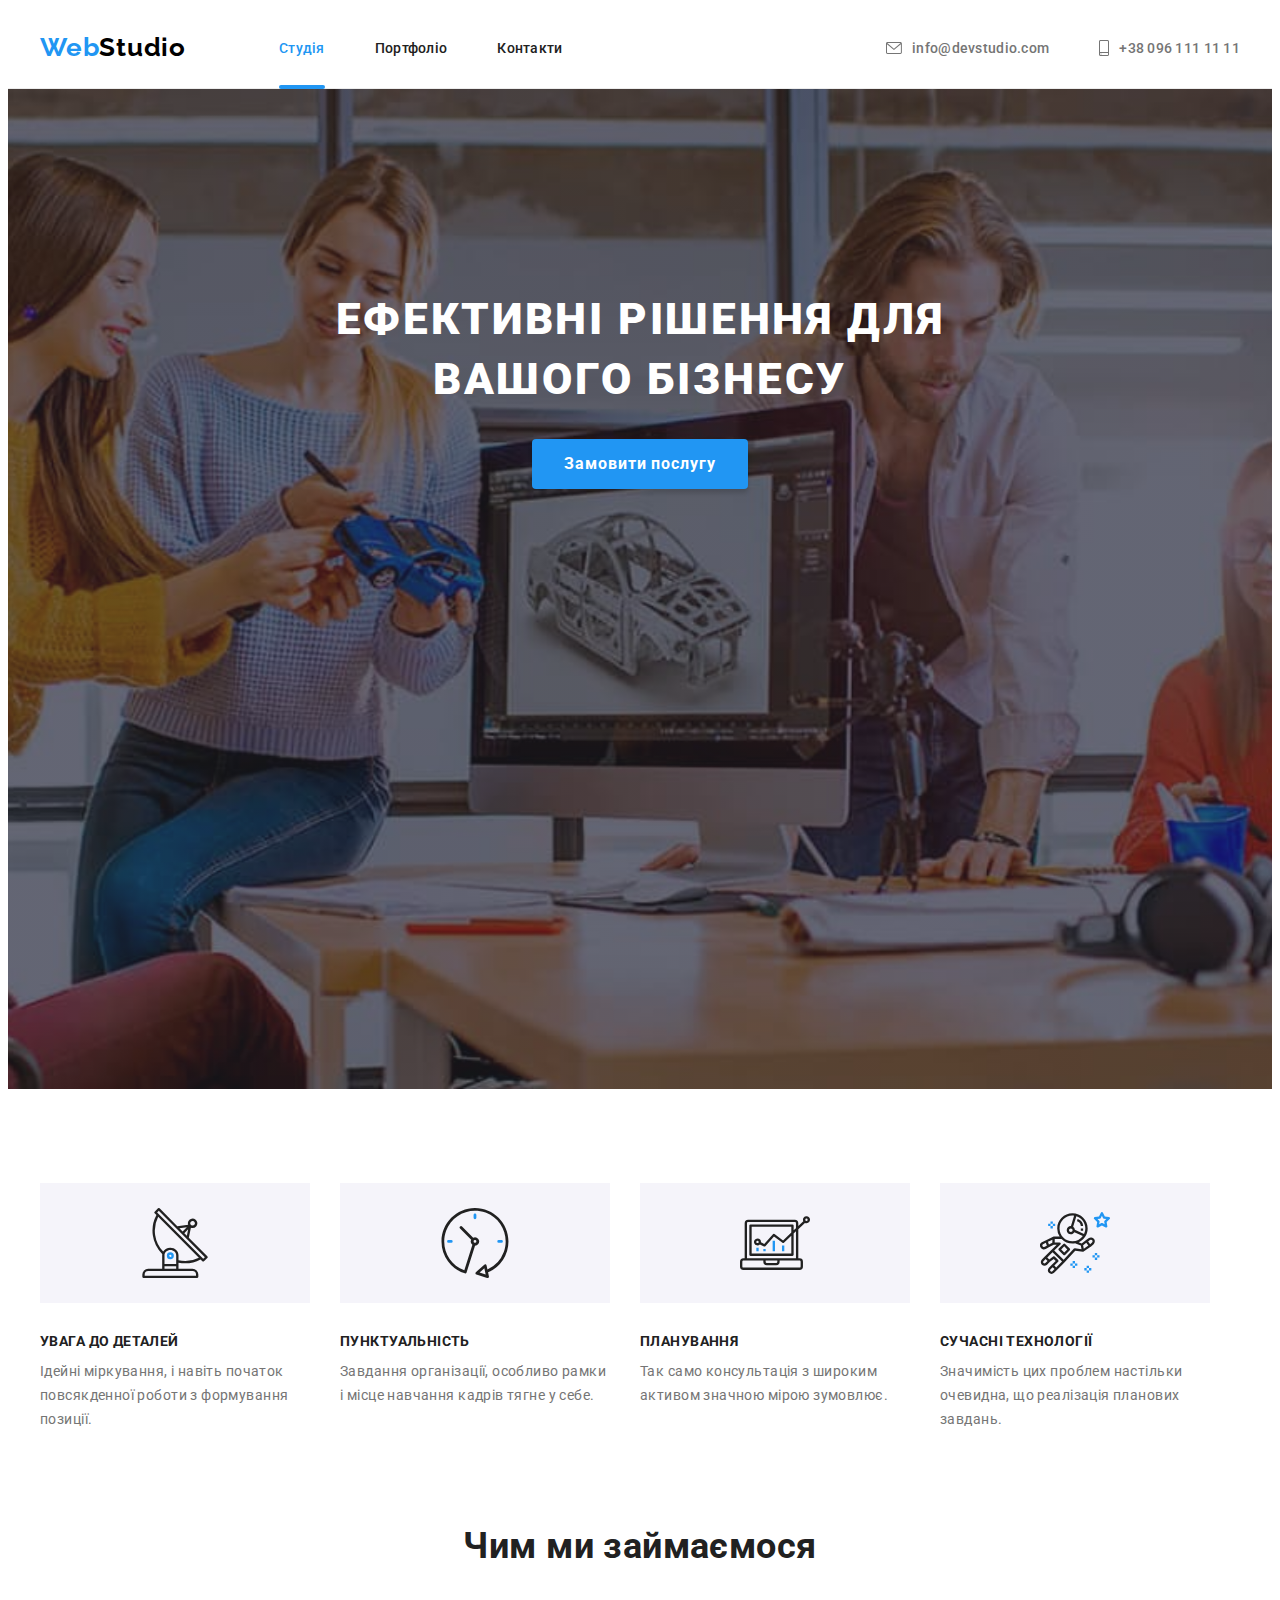
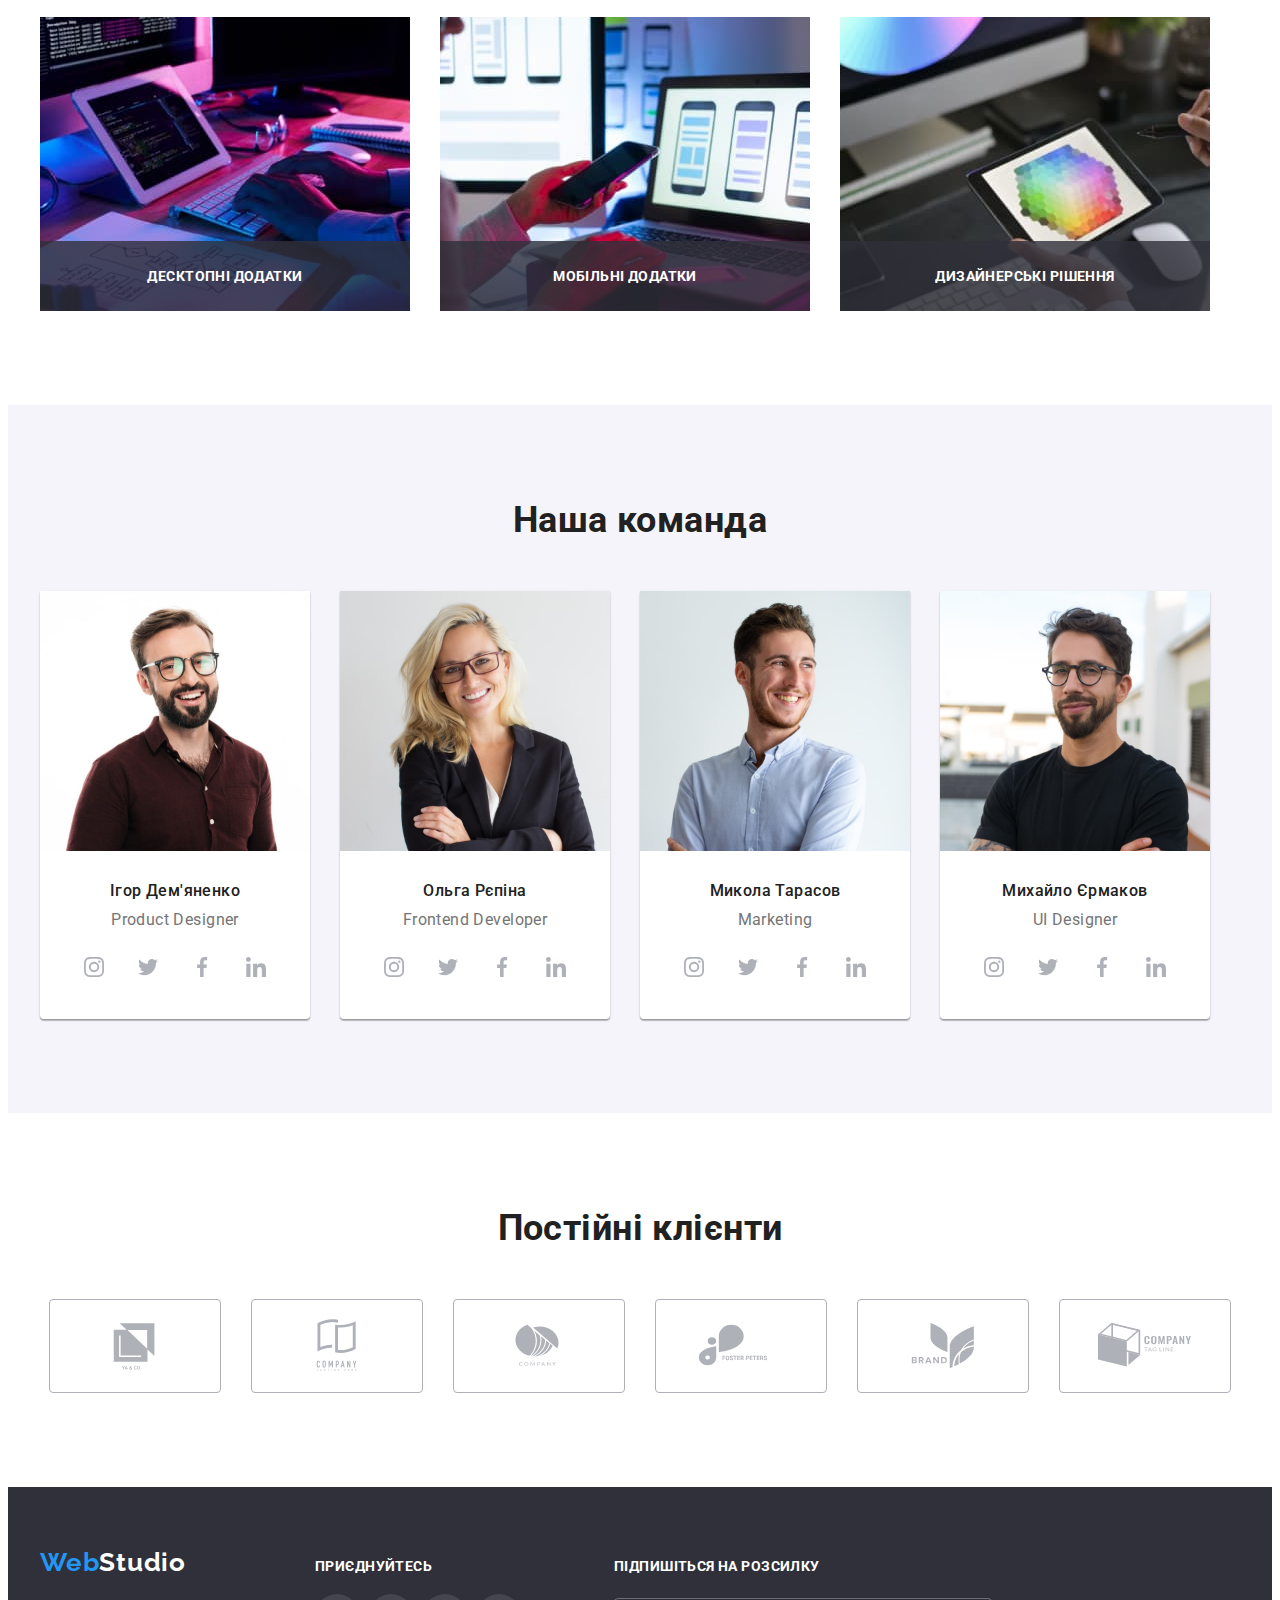
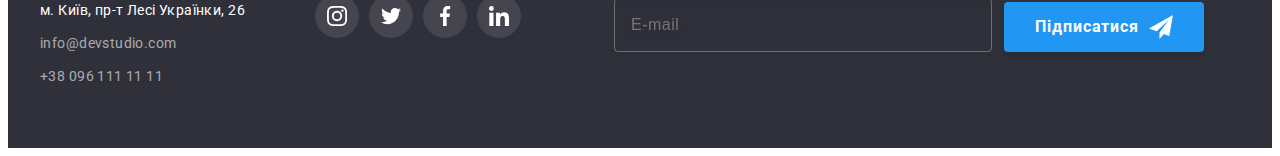
<file: index.html>
<!DOCTYPE html>
<html lang="uk">
  <head>
    <meta charset="UTF-8" />
    <meta http-equiv="X-UA-Compatible" content="IE=edge" />
    <meta name="viewport" content="width=device-width, initial-scale=1.0" />
    <title>Web Studio</title>
    <!-- FONTS -->
    <link rel="preconnect" href="https://fonts.googleapis.com" />
    <link rel="preconnect" href="https://fonts.gstatic.com" crossorigin />
    <link
      href="https://fonts.googleapis.com/css2?family=Raleway:wght@700&family=Roboto:wght@400;500;700;900&display=swap"
      rel="stylesheet"
    />
    <!-- Modern-normalize -->
    <link
      rel="stylesheet"
      href="https://cdnjs.cloudflare.com/ajax/libs/modern-normalize/1.1.0/modern-normalize.min.css"
      integrity="sha512-wpPYUAdjBVSE4KJnH1VR1HeZfpl1ub8YT/NKx4PuQ5NmX2tKuGu6U/JRp5y+Y8XG2tV+wKQpNHVUX03MfMFn9Q=="
      crossorigin="anonymous"
      referrerpolicy="no-referrer"
    />
    <!--STYLES -->
    <link rel="stylesheet" href="./css/styles.css" />
  </head>
  <body class="page">
    <header class="header">
      <div class="container header-container">
        <a class="logo header-logo" href="./index.html"
          ><span class="logo-accent">Web</span>Studio</a
        >
        <nav class="header-nav">
          <ul class="list header-list">
            <li class="header-list-item">
              <a class="header-nav-link link active" href="./index.html">Студія</a>
            </li>
            <li class="header-list-item">
              <a class="header-nav-link link" href="./portfolio.html">Портфоліо</a>
            </li>
            <li class="header-list-item">
              <a class="header-nav-link link" href="">Контакти</a>
            </li>
          </ul>
        </nav>
        <ul class="header-group">
          <li class="list-item">
            <a class="header-nav-link link" href="mailto:info@devstudio.com">
              <svg class="icons-header" width="16" height="12">
                <use href="./images/icons.svg#envelope"></use>
              </svg>
              info@devstudio.com
            </a>
          </li>
          <li class="list-item">
            <a class="header-nav-link link" href="tel:+380961111111">
              <svg class="icons-header" width="10" height="16">
                <use href="./images/icons.svg#smartphone"></use>
              </svg>
              +38 096 111 11 11
            </a>
          </li>
        </ul>
      </div>
    </header>
    <main>
      <!-- hero section -->
      <section class="hero">
        <div class="container">
          <h1 class="hero-title">Ефективні рішення для вашого бізнесу</h1>
          <button class="btn" type="button" data-modal-open>Замовити послугу</button>
        </div>
      </section>
      <!-- features section -->
      <section class="section">
        <div class="container">
          <h2 class="visually-hidden">Переваги</h2>
          <ul class="list features-list">
            <li class="list-item features-list-item">
              <div class="features-icons">
                <svg width="70px" height="70px">
                  <use href="./images/icons.svg#antenna"></use>
                </svg>
              </div>
              <h3 class="features-uppertitle">УВАГА ДО ДЕТАЛЕЙ</h3>
              <p class="feature-description"
                >Ідейні міркування, і навіть початок повсякденної роботи з формування позиції.</p
              >
            </li>
            <li class="list-item features-list-item">
              <div class="features-icons">
                <svg width="70px" height="70px">
                  <use href="./images/icons.svg#clock"></use>
                </svg>
              </div>
              <h3 class="features-uppertitle">ПУНКТУАЛЬНІСТЬ</h3>
              <p class="feature-description"
                >Завдання організації, особливо рамки і місце навчання кадрів тягне у себе.</p
              >
            </li>
            <li class="list-item features-list-item">
              <div class="features-icons">
                <svg width="70px" height="70px">
                  <use href="./images/icons.svg#diagram"></use>
                </svg>
              </div>
              <h3 class="features-uppertitle">ПЛАНУВАННЯ</h3>
              <p class="feature-description"
                >Так само консультація з широким активом значною мірою зумовлює.</p
              >
            </li>
            <li class="list-item features-list-item">
              <div class="features-icons">
                <svg width="70px" height="70px">
                  <use href="./images/icons.svg#astronaut"></use>
                </svg>
              </div>
              <h3 class="features-uppertitle">СУЧАСНІ ТЕХНОЛОГІЇ</h3>
              <p class="feature-description"
                >Значимість цих проблем настільки очевидна, що реалізація планових завдань.</p
              >
            </li>
          </ul>
        </div>
      </section>
      <!-- Work section -->
      <section class="section work-section">
        <div class="container">
          <h2 class="section-title">Чим ми займаємося</h2>
          <ul class="list work-list">
            <li class="list-item">
              <div class="work-thumb">
                <img
                  class="img"
                  src="./images/features/img-1.jpg"
                  alt="writting code"
                  width="370"
                  height="294"
                />
                <h3 class="work-subtitle"> Десктопні додатки </h3>
              </div>
            </li>
            <li class="list-item">
              <div class="work-thumb">
                <img
                  class="img"
                  src="./images/features/img-2.jpg"
                  alt="WEB design"
                  width="370"
                  height="294"
                />
                <h3 class="work-subtitle">Мобільні додатки</h3>
              </div>
            </li>
            <li class="list-item">
              <div class="work-thumb">
                <img
                  class="img"
                  src="./images/features/img-3.jpg"
                  alt="makes pictures"
                  width="370"
                  height="294"
                />
                <h3 class="work-subtitle">Дизайнерські рішення</h3>
              </div>
            </li>
          </ul>
        </div>
      </section>
      <!-- Team section -->
      <section class="section team-section">
        <div class="container">
          <h2 class="section-title">Наша команда</h2>
          <ul class="list team-list">
            <li class="team-list-item">
              <img
                class="img"
                src="./images/our-team/img-1.jpg"
                alt="Igor Demjanenko"
                width="270"
                height="260"
              />
              <div class="team-foto-desc">
                <h3 class="team-subtitle">Ігор Дем'яненко</h3>
                <p class="team-desc">Product Designer</p>
                <ul class="list socials">
                  <li>
                    <a
                      class="link social-link"
                      href="https://instagram.com"
                      aria-label="Instagram"
                      target="_blank"
                      rel="noopener noreferrer"
                    >
                      <svg class="socials-icon" width="20" height="20">
                        <use href="./images/icons.svg#instagram"></use>
                      </svg>
                    </a>
                  </li>
                  <li>
                    <a
                      class="link social-link"
                      href="https://twitter.com"
                      aria-label="Twitter"
                      target="_blank"
                      rel="noopener noreferrer"
                    >
                      <svg class="socials-icon" width="20" height="20">
                        <use href="./images/icons.svg#twitter"></use>
                      </svg>
                    </a>
                  </li>
                  <li>
                    <a
                      class="link social-link"
                      href="https://facebook.com"
                      aria-label="Facebook"
                      target="_blank"
                      rel="noopener noreferrer"
                    >
                      <svg class="socials-icon" width="20" height="20">
                        <use href="./images/icons.svg#facebook"></use>
                      </svg>
                    </a>
                  </li>
                  <li>
                    <a
                      class="link social-link"
                      href="https://linkedin.com"
                      aria-label="Linkedin"
                      target="_blank"
                      rel="noopener noreferrer"
                    >
                      <svg class="socials-icon" width="20" height="20">
                        <use href="./images/icons.svg#linkedin"></use>
                      </svg>
                    </a>
                  </li>
                </ul>
              </div>
            </li>
            <li class="team-list-item">
              <img
                class="img"
                src="./images/our-team/img-2.jpg"
                alt="Olga Repina"
                width="270"
                height="260"
              />
              <div class="team-foto-desc">
                <h3 class="team-subtitle">Ольга Рєпіна</h3>
                <p class="team-desc">Frontend Developer</p>
                <ul class="list socials">
                  <li>
                    <a
                      class="link social-link"
                      href="https://instagram.com"
                      aria-label="Instagram"
                      target="_blank"
                      rel="noopener noreferrer"
                    >
                      <svg class="socials-icon" width="20" height="20">
                        <use href="./images/icons.svg#instagram"></use>
                      </svg>
                    </a>
                  </li>
                  <li>
                    <a
                      class="link social-link"
                      href="https://twitter.com"
                      aria-label="Twitter"
                      target="_blank"
                      rel="noopener noreferrer"
                    >
                      <svg class="socials-icon" width="20" height="20">
                        <use href="./images/icons.svg#twitter"></use>
                      </svg>
                    </a>
                  </li>
                  <li>
                    <a
                      class="link social-link"
                      href="https://facebook.com"
                      aria-label="Facebook"
                      target="_blank"
                      rel="noopener noreferrer"
                    >
                      <svg class="socials-icon" width="20" height="20">
                        <use href="./images/icons.svg#facebook"></use>
                      </svg>
                    </a>
                  </li>
                  <li>
                    <a
                      class="link social-link"
                      href="https://linkedin.com"
                      aria-label="Linkedin"
                      target="_blank"
                      rel="noopener noreferrer"
                    >
                      <svg class="socials-icon" width="20" height="20">
                        <use href="./images/icons.svg#linkedin"></use>
                      </svg>
                    </a>
                  </li>
                </ul>
              </div>
            </li>
            <li class="team-list-item">
              <img
                class="img"
                src="./images/our-team/img-3.jpg"
                alt="Mykola Tarasov"
                width="270"
                height="260"
              />
              <div class="team-foto-desc">
                <h3 class="team-subtitle">Микола Тарасов</h3>
                <p class="team-desc">Marketing</p>
                <ul class="list socials">
                  <li>
                    <a
                      class="link social-link"
                      href="https://instagram.com"
                      aria-label="Instagram"
                      target="_blank"
                      rel="noopener noreferrer"
                    >
                      <svg class="socials-icon" width="20" height="20">
                        <use href="./images/icons.svg#instagram"></use>
                      </svg>
                    </a>
                  </li>
                  <li>
                    <a
                      class="link social-link"
                      href="https://twitter.com"
                      aria-label="Twitter"
                      target="_blank"
                      rel="noopener noreferrer"
                    >
                      <svg class="socials-icon" width="20" height="20">
                        <use href="./images/icons.svg#twitter"></use>
                      </svg>
                    </a>
                  </li>
                  <li>
                    <a
                      class="link social-link"
                      href="https://facebook.com"
                      aria-label="Facebook"
                      target="_blank"
                      rel="noopener noreferrer"
                    >
                      <svg class="socials-icon" width="20" height="20">
                        <use href="./images/icons.svg#facebook"></use>
                      </svg>
                    </a>
                  </li>
                  <li>
                    <a
                      class="link social-link"
                      href="https://linkedin.com"
                      aria-label="Linkedin"
                      target="_blank"
                      rel="noopener noreferrer"
                    >
                      <svg class="socials-icon" width="20" height="20">
                        <use href="./images/icons.svg#linkedin"></use>
                      </svg>
                    </a>
                  </li>
                </ul>
              </div>
            </li>
            <li class="team-list-item">
              <img
                class="img"
                src="./images/our-team/img-4.jpg"
                alt="Mykhajlo Jermakov"
                width="270"
                height="260"
              />
              <div class="team-foto-desc">
                <h3 class="team-subtitle">Михайло Єрмаков</h3>
                <p class="team-desc">UI Designer</p>
                <ul class="list socials">
                  <li>
                    <a
                      class="link social-link"
                      href="https://instagram.com"
                      aria-label="Instagram"
                      target="_blank"
                      rel="noopener noreferrer"
                    >
                      <svg class="socials-icon" width="20" height="20">
                        <use href="./images/icons.svg#instagram"></use>
                      </svg>
                    </a>
                  </li>
                  <li>
                    <a
                      class="link social-link"
                      href="https://twitter.com"
                      aria-label="Twitter"
                      target="_blank"
                      rel="noopener noreferrer"
                    >
                      <svg class="socials-icon" width="20" height="20">
                        <use href="./images/icons.svg#twitter"></use>
                      </svg>
                    </a>
                  </li>
                  <li>
                    <a
                      class="link social-link"
                      href="https://facebook.com"
                      aria-label="Facebook"
                      target="_blank"
                      rel="noopener noreferrer"
                    >
                      <svg class="socials-icon" width="20" height="20">
                        <use href="./images/icons.svg#facebook"></use>
                      </svg>
                    </a>
                  </li>
                  <li>
                    <a
                      class="link social-link"
                      href="https://linkedin.com"
                      aria-label="Linkedin"
                      target="_blank"
                      rel="noopener noreferrer"
                    >
                      <svg class="socials-icon" width="20" height="20">
                        <use href="./images/icons.svg#linkedin"></use>
                      </svg>
                    </a>
                  </li>
                </ul>
              </div>
            </li>
          </ul>
        </div>
      </section>
      <!-- Clients -->
      <section class="section">
        <div class="container">
          <h2 class="section-title"> Постійні клієнти </h2>
          <ul class="list clients-list">
            <li>
              <a
                class="link clients-link"
                href=""
                aria-label="Ya&Co"
                target="_blank"
                rel="noopener noreferrer"
              >
                <svg class="icon-clients" width="106" height="60">
                  <use href="./images/icons.svg#Logo-1"></use>
                </svg>
              </a>
            </li>
            <li>
              <a
                class="link clients-link"
                href=""
                aria-label="Company Tag Line Here"
                target="_blank"
                rel="noopener noreferrer"
              >
                <svg class="icon-clients" width="106" height="60">
                  <use href="./images/icons.svg#Logo-2"></use>
                </svg>
              </a>
            </li>
            <li>
              <a
                class="link clients-link"
                href=""
                aria-label="Company"
                target="_blank"
                rel="noopener noreferrer"
              >
                <svg class="icon-clients" width="106" height="60">
                  <use href="./images/icons.svg#Logo-3"></use>
                </svg>
              </a>
            </li>
            <li>
              <a
                class="link clients-link"
                href=""
                aria-label="Foster Peters"
                target="_blank"
                rel="noopener noreferrer"
              >
                <svg class="icon-clients" width="106" height="60">
                  <use href="./images/icons.svg#Logo-4"></use>
                </svg>
              </a>
            </li>
            <li>
              <a
                class="link clients-link"
                href=""
                aria-label="Brand"
                target="_blank"
                rel="noopener noreferrer"
              >
                <svg class="icon-clients" width="106" height="60">
                  <use href="./images/icons.svg#Logo-5"></use>
                </svg>
              </a>
            </li>
            <li>
              <a
                class="link clients-link"
                href=""
                aria-label="Company Tag Line"
                target="_blank"
                rel="noopener noreferrer"
              >
                <svg class="icon-clients" width="106" height="60">
                  <use href="./images/icons.svg#Logo-6"></use>
                </svg>
              </a>
            </li>
          </ul>
        </div>
      </section>
    </main>
    <footer class="footer">
      <div class="container footer-wrap">
        <div class="footer-address">
          <a class="logo footer-logo" href="./index.html"
            ><span class="logo-accent">Web</span><span class="footer-logo-cl">Studio</span></a
          >
          <address class="footer-address-desc">
            <ul class="list">
              <li class="list-item footer-list-item">
                <a
                  class="link footer-link"
                  href="https://goo.gl/maps/FVtRiQrszEMNCLTm8"
                  target="_blank"
                  rel="noopener noreferrer"
                  >м. Київ, пр-т Лесі Українки, 26</a
                >
              </li>
              <li class="list-item footer-list-item footer-item-cl">
                <a class="link footer-link" href="mailto:info@devstudio.com">info@devstudio.com</a>
              </li>
              <li class="list-item footer-list-item footer-item-cl">
                <a class="link footer-link" href="tel:+380961111111">+38 096 111 11 11</a>
              </li>
            </ul>
          </address>
        </div>
        <div class="footer-joinus">
          <h2 class="footer-contacts-title">приєднуйтесь</h2>
          <ul class="list socials">
            <li>
              <a
                class="link social-link footer-social-link"
                href="https://instagram.com"
                aria-label="Instagram"
                target="_blank"
                rel="noopener noreferrer"
              >
                <svg class="socials-icon" width="20" height="20">
                  <use href="./images/icons.svg#instagram"></use>
                </svg>
              </a>
            </li>
            <li>
              <a
                class="link social-link footer-social-link"
                href="https://twitter.com"
                aria-label="Twitter"
                target="_blank"
                rel="noopener noreferrer"
              >
                <svg class="socials-icon" width="20" height="20">
                  <use href="./images/icons.svg#twitter"></use>
                </svg>
              </a>
            </li>
            <li>
              <a
                class="link social-link footer-social-link"
                href="https://facebook.com"
                aria-label="Facebook"
                target="_blank"
                rel="noopener noreferrer"
              >
                <svg class="socials-icon" width="20" height="20">
                  <use href="./images/icons.svg#facebook"></use>
                </svg>
              </a>
            </li>
            <li>
              <a
                class="link social-link footer-social-link"
                href="https://linkedin.com"
                aria-label="Linkedin"
                target="_blank"
                rel="noopener noreferrer"
              >
                <svg class="socials-icon" width="20" height="20">
                  <use href="./images/icons.svg#linkedin"></use>
                </svg>
              </a>
            </li>
          </ul>
        </div>
        <div class="footer-form">
          <form class="footer-form" name="footer-form">
            <div>
              <label>
                <strong class="footer-contacts-title">Підпишіться на розсилку</strong>
                <input class="footer-form-input" type="email" name="email" placeholder="E-mail" />
              </label>
            </div>
            <button class="btn footer-btn" type="submit"
              >Підписатися
              <svg class="icon-footer" width="24" height="24">
                <use href="./images/icons.svg#icon-send"></use>
              </svg>
            </button>
          </form>
        </div>
      </div>
    </footer>
    <!-- Modal window -->
    <div class="backdrop is-hidden" data-modal>
      <div class="modal">
        <button class="modal-btn" type="button" data-modal-close>
          <svg width="18" height="18">
            <use href="./images/icons.svg#close-modal"></use>
          </svg>
        </button>
        <form class="register-form" name="register-form">
          <strong class="register-form-title">Залиште свої дані, ми вам передзвонимо</strong>
          <div class="register-form-group" role="group">
            <label class="register-form-field">
              <span class="register-form-label">Ім'я</span>
              <span class="register-form-input">
                <input
                  class="register-form-text"
                  type="text"
                  name="name"
                  required
                  minlength="3"
                  placeholder=" "
                />
                <svg class="register-form-icon" width="18" height="18">
                  <use href="./images/icons.svg#modal-person"></use>
                </svg>
              </span>
            </label>
            <label class="register-form-field">
              <span class="register-form-label">Телефон</span>
              <span class="register-form-input">
                <input
                  class="register-form-text"
                  type="text"
                  name="phone"
                  required
                  minlength="12"
                  maxlength="12"
                  placeholder=" "
                />
                <svg class="register-form-icon" width="18" height="18">
                  <use href="./images/icons.svg#modal-phone"></use>
                </svg>
              </span>
            </label>
            <label class="register-form-field">
              <span class="register-form-label">Пошта</span>
              <span class="register-form-input">
                <input
                  class="register-form-text"
                  type="text"
                  name="email"
                  required
                  placeholder=" "
                />
                <svg class="register-form-icon" width="18" height="18">
                  <use href="./images/icons.svg#modal-email"></use>
                </svg>
              </span>
            </label>
            <label class="register-form-field">
              <span class="register-form-label">Коментар</span>
              <textarea
                class="register-form-comment"
                name="comment"
                placeholder="Введіть текст"
              ></textarea>
            </label>
          </div>
          <label class="register-form-agreement">
            <input
              class="register-form-checkbox visually-hidden"
              type="checkbox"
              name="user-agreement"
              required
            />
            <svg class="register-form-icons" width="16" height="15">
              <use class="icon-checked" href="./images/icons.svg#icon-check"></use>
              <use class="icon-unchecked" href="./images/icons.svg#icon-uncheck"></use>
            </svg>
            <span class="register-form-desc">
              Погоджуюся з розсилкою та приймаю
              <a class="register-form-link" href="">Умови договору</a>
            </span>
          </label>
          <button class="btn register-form-btn" type="submit">Відправити</button>
        </form>
      </div>
    </div>
    <script src="./js/modal.js"></script>
  </body>
</html>
</file>
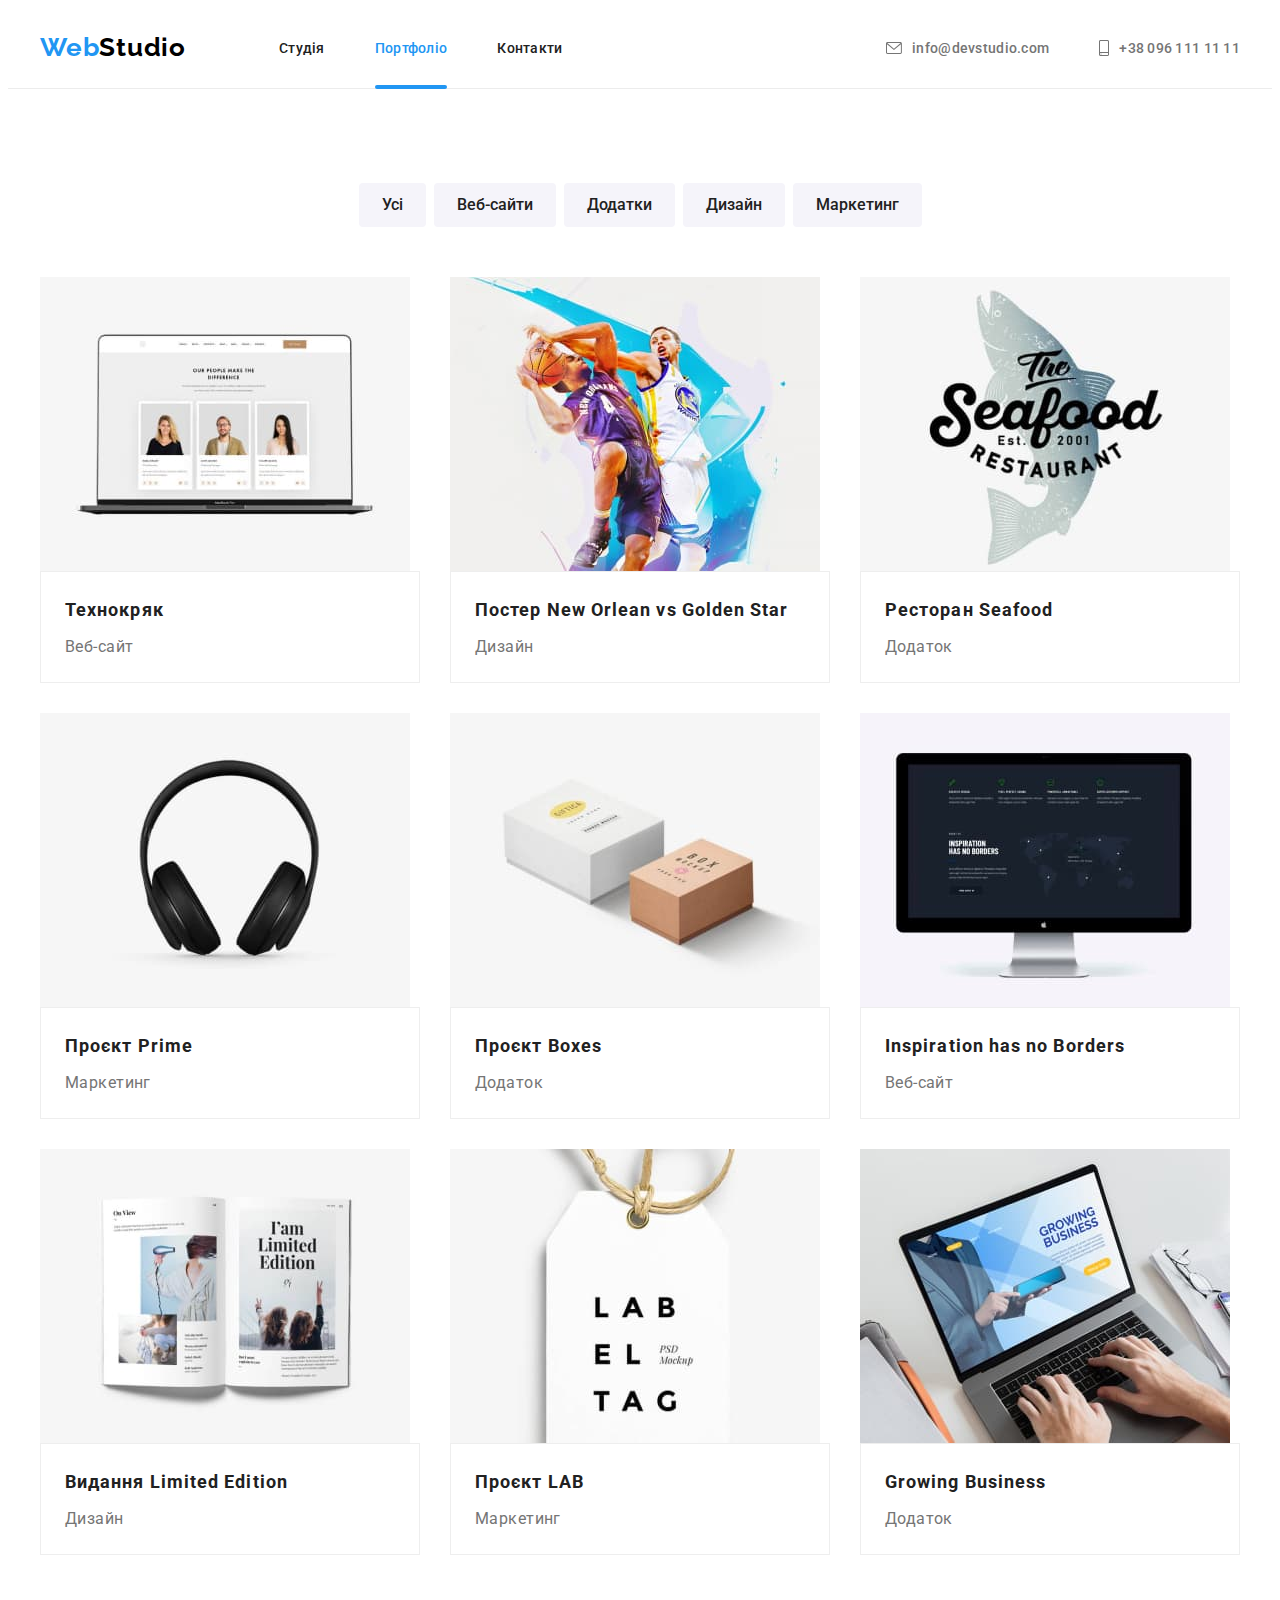
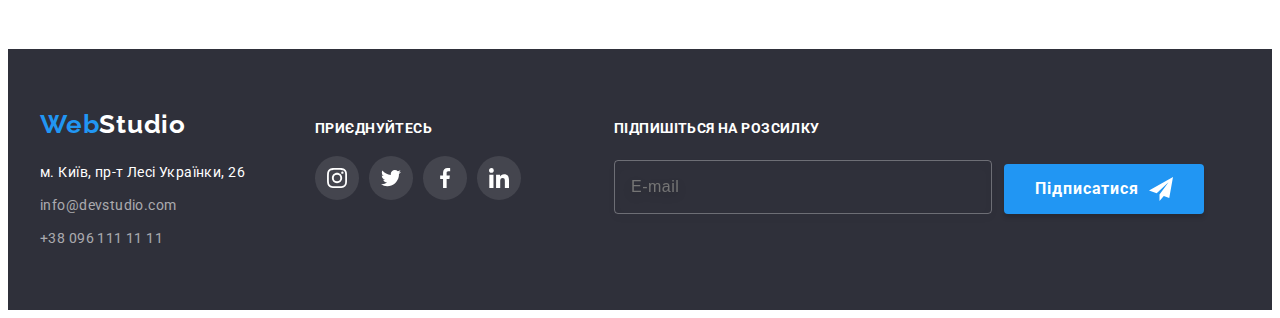
<file: portfolio.html>
<!DOCTYPE html>
<html lang="uk">
  <head>
    <meta charset="UTF-8" />
    <meta http-equiv="X-UA-Compatible" content="IE=edge" />
    <meta name="viewport" content="width=device-width, initial-scale=1.0" />
    <title>Portfolio</title>
    <!-- FONTS -->
    <link rel="preconnect" href="https://fonts.googleapis.com" />
    <link rel="preconnect" href="https://fonts.gstatic.com" crossorigin />
    <link
      href="https://fonts.googleapis.com/css2?family=Raleway:wght@700&family=Roboto:wght@400;500;700;900&display=swap"
      rel="stylesheet"
    />
    <!-- Modern-normalize -->
    <link
      rel="stylesheet"
      href="https://cdnjs.cloudflare.com/ajax/libs/modern-normalize/1.1.0/modern-normalize.min.css"
      integrity="sha512-wpPYUAdjBVSE4KJnH1VR1HeZfpl1ub8YT/NKx4PuQ5NmX2tKuGu6U/JRp5y+Y8XG2tV+wKQpNHVUX03MfMFn9Q=="
      crossorigin="anonymous"
      referrerpolicy="no-referrer"
    />
    <!--STYLES -->
    <link rel="stylesheet" href="./css/styles.css" />
  </head>
  <body class="page">
    <header class="header">
      <div class="container header-container">
        <a class="header-logo logo" href="./index.html"
          ><span class="logo-accent">Web</span>Studio</a
        >
        <nav class="header-nav">
          <ul class="list header-list">
            <li class="header-list-item">
              <a class="header-nav-link link" href="./index.html">Студія</a>
            </li>
            <li class="header-list-item">
              <a class="header-nav-link link active" href="./portfolio.html">Портфоліо</a>
            </li>
            <li class="header-list-item">
              <a class="header-nav-link link" href="">Контакти</a>
            </li>
          </ul>
        </nav>
        <ul class="header-group">
          <li class="list-item">
            <a class="header-nav-link link" href="mailto:info@devstudio.com">
              <svg class="icons-header" width="16" height="12">
                <use href="./images/icons.svg#envelope"></use>
              </svg>
              info@devstudio.com
            </a>
          </li>
          <li class="list-item">
            <a class="header-nav-link link" href="tel:+380961111111">
              <svg class="icons-header" width="10" height="16">
                <use href="./images/icons.svg#smartphone"></use>
              </svg>
              +38 096 111 11 11
            </a>
          </li>
        </ul>
      </div>
    </header>
    <main>
      <section class="section">
        <div class="container">
          <h1 class="visually-hidden">Портфоліо</h1>
          <ul class="list filter-list-btn">
            <li class="list-item"><button class="filter-btn" type="button">Усі</button></li>
            <li class="list-item"><button class="filter-btn" type="button">Веб-сайти</button></li>
            <li class="list-item"><button class="filter-btn" type="button">Додатки</button></li>
            <li class="list-item"><button class="filter-btn" type="button">Дизайн</button></li>
            <li class="list-item"><button class="filter-btn" type="button">Маркетинг</button></li>
          </ul>
          <ul class="list filter-list">
            <li class="filter-list-item">
              <a class="link filter-link" href="">
                <div class="filter-thumb">
                  <img
                    src="./images/portfolio/img-1.jpg"
                    alt="Page in notebook with peoples"
                    class="img"
                    width="370"
                    height="294"
                  />
                  <div class="overlay">
                    <p class="overlay-desc">
                      Ресурс пропонує комплексні пропозиції з різним рівнем функціоналу та сервісів.
                      Все це дозволить відвідувачу отримати вичерпні відомості про компанію чи
                      приватну особу.
                    </p>
                  </div>
                </div>
                <div class="filter-foto-desc">
                  <h2 class="filter-subtitle">Технокряк</h2>
                  <p class="filter-desc">Веб-сайт</p>
                </div>
              </a>
            </li>

            <li class="filter-list-item">
              <a class="link filter-link" href="">
                <div class="filter-thumb">
                  <img
                    src="./images/portfolio/img-2.jpg"
                    alt="Two men plays bascketball"
                    class="img"
                    width="370"
                    height="294"
                  />
                  <div class="overlay">
                    <p class="overlay-desc">
                      Ресурс пропонує комплексні пропозиції з різним рівнем функціоналу та сервісів.
                      Все це дозволить відвідувачу отримати вичерпні відомості про компанію чи
                      приватну особу.
                    </p>
                  </div>
                </div>
                <div class="filter-foto-desc">
                  <h2 class="filter-subtitle">Постер New Orlean vs Golden Star</h2>
                  <p class="filter-desc">Дизайн</p>
                </div>
              </a>
            </li>

            <li class="filter-list-item">
              <a class="link filter-link" href="">
                <div class="filter-thumb">
                  <img
                    src="./images/portfolio/img-3.jpg"
                    alt="The emblem of restaurant"
                    class="img"
                    width="370"
                    height="294"
                  />
                  <div class="overlay">
                    <p class="overlay-desc">
                      Ресурс пропонує комплексні пропозиції з різним рівнем функціоналу та сервісів.
                      Все це дозволить відвідувачу отримати вичерпні відомості про компанію чи
                      приватну особу.
                    </p>
                  </div>
                </div>
                <div class="filter-foto-desc">
                  <h2 class="filter-subtitle">Ресторан Seafood</h2>
                  <p class="filter-desc">Додаток</p>
                </div>
              </a>
            </li>

            <li class="filter-list-item">
              <a class="link filter-link" href="">
                <div class="filter-thumb">
                  <img
                    src="./images/portfolio/img-4.jpg"
                    alt="The headphones"
                    class="img"
                    width="370"
                    height="294"
                  />
                  <div class="overlay">
                    <p class="overlay-desc">
                      Ресурс пропонує комплексні пропозиції з різним рівнем функціоналу та сервісів.
                      Все це дозволить відвідувачу отримати вичерпні відомості про компанію чи
                      приватну особу.
                    </p>
                  </div>
                </div>
                <div class="filter-foto-desc">
                  <h2 class="filter-subtitle">Проєкт Prime</h2>
                  <p class="filter-desc">Маркетинг</p>
                </div>
              </a>
            </li>

            <li class="filter-list-item">
              <a class="link filter-link" href="">
                <div class="filter-thumb">
                  <img
                    src="./images/portfolio/img-5.jpg"
                    alt="Two boxes"
                    class="img"
                    width="370"
                    height="294"
                  />
                  <div class="overlay">
                    <p class="overlay-desc">
                      Ресурс пропонує комплексні пропозиції з різним рівнем функціоналу та сервісів.
                      Все це дозволить відвідувачу отримати вичерпні відомості про компанію чи
                      приватну особу.
                    </p>
                  </div>
                </div>
                <div class="filter-foto-desc">
                  <h2 class="filter-subtitle">Проєкт Boxes</h2>
                  <p class="filter-desc">Додаток</p>
                </div>
              </a>
            </li>

            <li class="filter-list-item">
              <a class="link filter-link" href="">
                <div class="filter-thumb">
                  <img
                    src="./images/portfolio/img-6.jpg"
                    alt="The Website opened at the monitor"
                    class="img"
                    width="370"
                    height="294"
                  />
                  <div class="overlay">
                    <p class="overlay-desc">
                      Ресурс пропонує комплексні пропозиції з різним рівнем функціоналу та сервісів.
                      Все це дозволить відвідувачу отримати вичерпні відомості про компанію чи
                      приватну особу.
                    </p>
                  </div>
                </div>
                <div class="filter-foto-desc">
                  <h2 class="filter-subtitle">Inspiration has no Borders</h2>
                  <p class="filter-desc">Веб-сайт</p>
                </div>
              </a>
            </li>

            <li class="filter-list-item">
              <a class="link filter-link" href="">
                <div class="filter-thumb">
                  <img
                    src="./images/portfolio/img-7.jpg"
                    alt="The open book"
                    class="img"
                    width="370"
                    height="294"
                  />
                  <div class="overlay">
                    <p class="overlay-desc">
                      Ресурс пропонує комплексні пропозиції з різним рівнем функціоналу та сервісів.
                      Все це дозволить відвідувачу отримати вичерпні відомості про компанію чи
                      приватну особу.
                    </p>
                  </div>
                </div>
                <div class="filter-foto-desc">
                  <h2 class="filter-subtitle">Видання Limited Edition</h2>
                  <p class="filter-desc">Дизайн</p>
                </div>
              </a>
            </li>

            <li class="filter-list-item">
              <a class="link filter-link" href="">
                <div class="filter-thumb">
                  <img
                    src="./images/portfolio/img-8.jpg"
                    alt="The lanyard tag"
                    class="img"
                    width="370"
                    height="294"
                  />
                  <div class="overlay">
                    <p class="overlay-desc">
                      Ресурс пропонує комплексні пропозиції з різним рівнем функціоналу та сервісів.
                      Все це дозволить відвідувачу отримати вичерпні відомості про компанію чи
                      приватну особу.
                    </p>
                  </div>
                </div>
                <div class="filter-foto-desc">
                  <h2 class="filter-subtitle">Проєкт LAB</h2>
                  <p class="filter-desc">Маркетинг</p>
                </div>
              </a>
            </li>

            <li class="filter-list-item">
              <a class="link filter-link" href="">
                <div class="filter-thumb">
                  <img
                    src="./images/portfolio/img-9.jpg"
                    alt="Two hands works on notebook"
                    class="img"
                    width="370"
                    height="294"
                  />
                  <div class="overlay">
                    <p class="overlay-desc">
                      Ресурс пропонує комплексні пропозиції з різним рівнем функціоналу та сервісів.
                      Все це дозволить відвідувачу отримати вичерпні відомості про компанію чи
                      приватну особу.
                    </p>
                  </div>
                </div>
                <div class="filter-foto-desc">
                  <h2 class="filter-subtitle">Growing Business</h2>
                  <p class="filter-desc">Додаток</p>
                </div>
              </a>
            </li>
          </ul>
        </div>
      </section>
    </main>
    <footer class="footer">
      <div class="container footer-wrap">
        <div class="footer-address">
          <a class="logo footer-logo" href="./index.html"
            ><span class="logo-accent">Web</span><span class="footer-logo-cl">Studio</span></a
          >
          <address class="footer-address-desc">
            <ul class="list">
              <li class="list-item footer-list-item">
                <a
                  class="link footer-link"
                  href="https://goo.gl/maps/FVtRiQrszEMNCLTm8"
                  target="_blank"
                  rel="noopener noreferrer"
                  >м. Київ, пр-т Лесі Українки, 26</a
                >
              </li>
              <li class="list-item footer-list-item footer-item-cl">
                <a class="link footer-link" href="mailto:info@devstudio.com">info@devstudio.com</a>
              </li>
              <li class="list-item footer-list-item footer-item-cl">
                <a class="link footer-link" href="tel:+380961111111">+38 096 111 11 11</a>
              </li>
            </ul>
          </address>
        </div>
        <div class="footer-joinus">
          <h2 class="footer-contacts-title">приєднуйтесь</h2>
          <ul class="list socials">
            <li>
              <a
                class="link social-link footer-social-link"
                href="https://instagram.com"
                aria-label="Instagram"
                target="_blank"
                rel="noopener noreferrer"
              >
                <svg class="socials-icon" width="20" height="20">
                  <use href="./images/icons.svg#instagram"></use>
                </svg>
              </a>
            </li>
            <li>
              <a
                class="link social-link footer-social-link"
                href="https://twitter.com"
                aria-label="Twitter"
                target="_blank"
                rel="noopener noreferrer"
              >
                <svg class="socials-icon" width="20" height="20">
                  <use href="./images/icons.svg#twitter"></use>
                </svg>
              </a>
            </li>
            <li>
              <a
                class="link social-link footer-social-link"
                href="https://facebook.com"
                aria-label="Facebook"
                target="_blank"
                rel="noopener noreferrer"
              >
                <svg class="socials-icon" width="20" height="20">
                  <use href="./images/icons.svg#facebook"></use>
                </svg>
              </a>
            </li>
            <li>
              <a
                class="link social-link footer-social-link"
                href="https://linkedin.com"
                aria-label="Linkedin"
                target="_blank"
                rel="noopener noreferrer"
              >
                <svg class="socials-icon" width="20" height="20">
                  <use href="./images/icons.svg#linkedin"></use>
                </svg>
              </a>
            </li>
          </ul>
        </div>
        <div class="footer-form">
          <form class="footer-form" name="footer-form">
            <div>
              <label>
                <strong class="footer-contacts-title">Підпишіться на розсилку</strong>
                <input class="footer-form-input" type="email" name="email" placeholder="E-mail" />
              </label>
            </div>
            <button class="btn footer-btn" type="submit"
              >Підписатися
              <svg class="icon-footer" width="24" height="24">
                <use href="./images/icons.svg#icon-send"></use>
              </svg>
            </button>
          </form>
        </div>
      </div>
    </footer>
  </body>
</html>
</file>
<file: css/styles.css>
:root {
  /* Fonts */
  --main-font: roboto, sans-serif;
  --secondary-font: raleway, sans-serif;

  /* Text colors */
  --main-txt-cl: #212121;
  --light-txt-cl: #ffffff;
  --dark-txt-cl: #000000;
  --accent-txt-cl: #2196f3;
  --grey-txt-cl: #757575;
  --white-txt-cl-60: rgba(255, 255, 255, 0.6);

  /* Background color */
  --light-bg-cl: #ffffff;
  --dark-bg-cl: #2f303a;
  --hero-bg-cl: rgba(47, 48, 58, 0.4);

  --accent-bg-cl: #2196f3;
  --gray-bg-cl: #f5f4fa;
  --footer-soc-bg: rgba(255, 255, 255, 0.1);
  --overlay-bg: rgba(33, 150, 243, 0.9);

  /* Others */
  --btn-radius: 4px;
  --header-brd: #ececec;
  --filter-brd: #eeeeee;
  --icon-cl: #afb1b8;
  --items: 3;
  --gap: 30px;
  --anim: 250ms cubic-bezier(0.4, 0, 0.2, 1);
}

.page {
  font-family: var(--main-font);
  color: var(--main-txt-cl);
  font-size: 14px;
  line-height: calc(24 / 14);
  letter-spacing: 0.03em;
}

/* Reset */
h1,
h2,
h3,
h4,
h5,
h6,
p,
ul {
  margin: 0;
}
img {
  display: block;
  max-width: 100%;
  height: auto;
}
.link {
  text-decoration: none;
  color: currentColor;
  transition: color var(--anim);
}
.list,
.header-group {
  list-style: none;
  margin: 0;
  padding: 0;
}
.section {
  padding-top: 94px;
  padding-bottom: 94px;
}
.container {
  width: 1200px;
  padding-left: 15px;
  padding-right: 15px;
  margin-left: auto;
  margin-right: auto;

  /* outline: 2px solid greenyellow; */
}

/**
  |============================
  | HEADER
  |============================
*/
.header-container {
  display: flex;
  align-items: center;
}
.header-list {
  display: flex;
  gap: 50px;
}
.header-nav {
  margin-right: auto;
}
.header-group {
  display: flex;
  gap: 50px;
  color: var(--grey-txt-cl);
}
.header-nav-link {
  display: flex;
  justify-content: center;
  align-items: center;
  gap: 10px;
  padding-top: 32px;
  padding-bottom: 32px;
}
.header-logo {
  display: block;
  padding-top: 24px;
  padding-bottom: 25px;
  margin-right: 93px;
}
.logo {
  text-decoration: none;
  font-family: var(--secondary-font);
  font-weight: 700;
  font-size: 26px;
  line-height: calc(31 / 26);
  letter-spacing: 0.03em;
  color: var(--dark-txt-cl);
}
.logo-accent {
  color: var(--accent-txt-cl);
}
.header {
  font-weight: 500;
  font-size: 14px;
  line-height: calc(16 / 14);
  letter-spacing: 0.02em;
  border-bottom: 1px solid var(--header-brd);
}
.header-nav-link:hover,
.header-nav-link:focus {
  color: var(--accent-txt-cl);
}
.icons-header {
  fill: currentColor;
}
.header .active {
  color: var(--accent-txt-cl);
}
.header-list-item {
  position: relative;
}
.header-nav-link.active::after {
  position: absolute;
  content: '';
  display: block;
  width: 100%;
  height: 4px;
  border-radius: 2px;
  bottom: -1px;
  left: 0;
  background-color: var(--accent-bg-cl);
}

/**
  |============================
  | Hero section
  |============================
*/
.hero {
  max-width: 1600px;
  height: 600px;
  margin-right: auto;
  margin-left: auto;
  padding: 200px 0px;
  background-image: linear-gradient(var(--hero-bg-cl), var(--hero-bg-cl)),
    url(../images/hero/bg-hero.jpg);
  background-position: center;
  background-repeat: no-repeat;
  background-size: cover;
  background-color: var(--dark-bg-cl);
  text-align: center;
}
.hero-title {
  margin: 0 auto 30px auto;
  width: 696px;
  font-weight: 900;
  font-size: 44px;
  line-height: calc(60 / 44);
  text-align: center;
  letter-spacing: 0.06em;
  text-transform: uppercase;
  color: var(--light-txt-cl);
}
.btn {
  width: 216px;
  min-height: 50px;

  font-family: inherit;
  font-weight: 700;
  font-size: 16px;
  line-height: calc(30 / 16);
  letter-spacing: 0.06em;
  color: var(--light-txt-cl);
  background-color: var(--accent-bg-cl);
  cursor: pointer;
  border: transparent;
  border-radius: var(--btn-radius);
  box-shadow: 0px 4px 4px rgba(0, 0, 0, 0.15);
}

/**
  |============================
  | Features section
  |============================
*/
.features-list {
  display: flex;
  gap: var(--gap);
}
/* HIDE TITLE!!! */
.visually-hidden {
  position: absolute;
  width: 1px;
  height: 1px;
  margin: -1px;
  border: 0;
  padding: 0;

  white-space: nowrap;
  clip-path: inset(100%);
  clip: rect(0 0 0 0);
  overflow: hidden;
}
.features-icons {
  display: flex;
  justify-content: center;
  align-items: center;
  margin-bottom: var(--gap);
  width: 270px;
  height: 120px;
  background-color: var(--gray-bg-cl);
}
.features-uppertitle {
  margin-bottom: 10px;
  font-size: 14px;
  line-height: calc(16 / 14);
  text-transform: uppercase;
}
.features-list-item {
  width: 270px;
}
.feature-description {
  color: var(--grey-txt-cl);
}

/**
  |============================
  | Work section
  |============================
*/
.work-section {
  padding-top: 0;
}
.section-title {
  margin-bottom: 50px;
  font-size: 36px;
  line-height: calc(42 / 36);
  text-align: center;
}
.work-list {
  display: flex;
  gap: var(--gap);
}
.work-thumb {
  position: relative;
}
.work-subtitle {
  position: absolute;
  bottom: 0;
  left: 0;
  width: 100%;
  height: 70px;
  display: flex;
  justify-content: center;
  align-items: center;
  font-size: 14px;
  line-height: calc(16 / 14);
  text-transform: uppercase;
  color: var(--light-txt-cl);
  background: rgba(47, 48, 58, 0.8);
}

/**
  |============================
  | Team section
  |============================
*/
.team-section {
  background-color: var(--gray-bg-cl);
}
.team-list {
  display: flex;
  gap: var(--gap);
}
.team-list-item {
  background-color: var(--light-bg-cl);
  box-shadow: 0px 1px 3px rgba(0, 0, 0, 0.12), 0px 1px 1px rgba(0, 0, 0, 0.14),
    0px 2px 1px rgba(0, 0, 0, 0.2);
  border-radius: 0px 0px 4px 4px;
}
.team-foto-desc {
  padding-top: 30px;
  padding-bottom: 30px;
}
.team-subtitle,
.team-desc {
  font-size: 16px;
  line-height: calc(19 / 16);
  text-align: center;
}
.team-subtitle {
  margin-bottom: 10px;
  font-weight: 500;
}
.team-desc {
  margin-bottom: 16px;
  color: var(--grey-txt-cl);
}
/* Socials */
.socials {
  display: flex;
  gap: 10px;
  justify-content: center;
}
.social-link {
  display: flex;
  justify-content: center;
  align-items: center;
  color: var(--icon-cl);
  width: 44px;
  height: 44px;
  border-radius: 50%;
  transition: color var(--anim), background-color var(--anim);
}
.social-link:hover,
.social-link:focus {
  background-color: var(--accent-bg-cl);
  color: var(--light-txt-cl);
}
.socials-icon {
  fill: currentColor;
}

/**
  |============================
  | Clients
  |============================
*/
.clients-list {
  display: flex;
  justify-content: center;
  gap: var(--gap);
}
.clients-link {
  display: flex;
  justify-content: center;
  align-items: center;
  color: var(--icon-cl);
  border: 1px solid var(--icon-cl);
  border-radius: 4px;
  width: 170px;
  height: 92px;
  transition: color var(--anim), border-color var(--anim);
}
.clients-link:hover,
.clients-link:focus {
  color: var(--accent-txt-cl);
  border-color: var(--accent-bg-cl);
}
.clients-link {
  fill: currentColor;
}

/**
  |============================
  | Footer
  |============================
*/
.footer {
  padding-top: 60px;
  padding-bottom: 60px;
  background-color: var(--dark-bg-cl);
  color: var(--light-txt-cl);
}
/* .footer-logo {
    margin-bottom: 20px;
} */
.footer-logo-cl {
  color: var(--light-txt-cl);
}
.footer-address {
  margin-right: 70px;
}
.footer-address-desc {
  font-style: normal;
  margin-top: 20px;
}
.footer-list-item:not(:last-child) {
  margin-bottom: 9px;
}
.footer-item-cl > .link {
  color: var(--white-txt-cl-60);
}
.footer-link:hover,
.footer-link:focus {
  color: var(--accent-txt-cl);
}
.footer-wrap {
  display: flex;
  align-items: baseline;
}
.footer-joinus {
  margin-right: 93px;
}
.footer-contacts-title {
  margin-bottom: 20px;
  font-size: 14px;
  line-height: calc(16 / 14);
  text-transform: uppercase;
}
.footer-social-link {
  background-color: var(--footer-soc-bg);
  color: var(--light-txt-cl);
}
.footer-social-link:hover,
.footer-social-link:focus {
  background-color: var(--accent-bg-cl);
}

.footer-form {
  display: flex;
  flex-grow: 1;
  align-items: flex-end;
  gap: 12px;
}
.footer-form-input {
  display: block;
  margin-top: 20px;
  padding-left: 16px;
  background-color: inherit;
  width: 358px;
  height: 50px;
  border: 1px solid rgba(255, 255, 255, 0.3);
  filter: drop-shadow(0px 4px 4px rgba(0, 0, 0, 0.15));
  border-radius: 4px;
  color: var(--light-txt-cl);
  font-size: 16px;
  line-height: calc(20 / 16);
  letter-spacing: 0.03em;
}
.footer-btn {
  display: flex;
  justify-content: center;
  align-items: center;
  gap: 10px;
  width: 200px;
  height: 50px;
}
.icon-footer {
  fill: currentColor;
}
/**
  |============================
  |PORTFOLIO 
  |============================
*/
.filter-list-btn {
  display: flex;
  justify-content: center;
  gap: 8px;
  margin-bottom: 50px;
}
.filter-btn {
  padding: 8px 22px;
  font-family: inherit;
  font-weight: 500;
  font-size: 16px;
  line-height: calc(26 / 16);
  text-align: center;
  color: inherit;
  background-color: var(--gray-bg-cl);
  border: 1px solid transparent;
  border-radius: var(--btn-radius);
  cursor: pointer;
  transition: color var(--anim), background-color var(--anim), box-shadow var(--anim);
}
.filter-btn:hover,
.filter-btn:focus {
  color: var(--light-txt-cl);
  background-color: var(--accent-bg-cl);
  box-shadow: 0px 3px 1px rgba(0, 0, 0, 0.1), 0px 1px 2px rgba(0, 0, 0, 0.08),
    0px 2px 2px rgba(0, 0, 0, 0.12);
}
.filter-list {
  display: flex;
  flex-wrap: wrap;
  gap: var(--gap);
}
.filter-list-item {
  flex-basis: calc((100% - var(--gap) * (var(--items) - 1)) / var(--items));
}
.filter-foto-desc {
  padding: 20px 24px;
  border: 1px solid var(--filter-brd);
}
.filter-subtitle {
  margin-bottom: 4px;
  font-size: 18px;
  line-height: calc(36 / 18);
  letter-spacing: 0.06em;
}
.filter-desc {
  font-size: 16px;
  line-height: calc(30 / 16);
  color: var(--grey-txt-cl);
}
.filter-link {
  display: block;
  transition: box-shadow var(--anim);
}
.filter-link:hover,
.filter-link:focus {
  box-shadow: 0px 1px 1px rgba(0, 0, 0, 0.12), 0px 4px 4px rgba(0, 0, 0, 0.06),
    1px 4px 6px rgba(0, 0, 0, 0.16);
}

/* Transition overlay */
.filter-thumb {
  position: relative;
  overflow: hidden;
}
.overlay {
  position: absolute;
  top: 0;
  left: 0;
  transform: translateY(100%);
  width: 100%;
  height: 100%;
  padding: 63px 24px;
  display: flex;
  justify-content: center;
  align-items: center;
  background-color: var(--overlay-bg);
  backdrop-filter: blur(4px);
  transition: transform var(--anim);
}
.overlay-desc {
  font-size: 18px;
  line-height: calc(28 / 14);
  color: var(--light-txt-cl);
  user-select: none;
}
.filter-link:hover .overlay,
.filter-link:focus .overlay {
  transform: translateY(0%);
}
/* .filter-list-item:hover .overlay {
  transform: translateY(0%);
} */
/**
  |============================
  | Modal window
  |============================
*/
.backdrop {
  position: fixed;
  left: 0;
  top: 0;
  z-index: 10;
  width: 100%;
  height: 100%;
  background-color: rgba(0, 0, 0, 0.2);
  opacity: 1;
  transition: opacity 1200ms cubic-bezier(0.4, 0, 0.2, 1);
}
.backdrop.is-hidden {
  opacity: 0;
  pointer-events: none;
  visibility: hidden;
}
.backdrop.is-hidden .modal {
  transform: translate(-50%, -50%) scale(0) rotateX(0deg);
  visibility: visible;
}
.modal {
  position: absolute;
  left: 50%;
  top: 50%;
  transform: translate(-50%, -50%) scale(1) rotateX(360deg);
  width: 528px;
  height: 581px;
  background-color: var(--light-bg-cl);
  box-shadow: 0px 1px 3px rgba(0, 0, 0, 0.12), 0px 1px 1px rgba(0, 0, 0, 0.14),
    0px 2px 1px rgba(0, 0, 0, 0.2);
  border-radius: var(--btn-radius);
  transition: transform 1200ms cubic-bezier(0.4, 0, 0.2, 1);
}
.modal-btn {
  position: absolute;
  top: 8px;
  right: 8px;
  width: 30px;
  height: 30px;
  display: flex;
  justify-content: center;
  align-items: center;
  padding: 0;
  background-color: var(--light-bg-cl);
  border-radius: 50%;
  border: 1px solid rgba(0, 0, 0, 0.1);
  cursor: pointer;
  transition: fill var(--anim);
}
.modal-btn:hover,
.modal-btn:focus {
  fill: var(--accent-txt-cl);
}
.register-form {
  padding: 40px;
}
.register-form-title {
  display: block;
  margin-bottom: 12px;
  text-align: center;
  font-size: 20px;
  line-height: calc(23 / 20);
}
.register-form-group {
  margin-bottom: 20px;
}
.register-form-field {
  display: block;
  margin-bottom: 10px;
}
.register-form-field:last-child {
  margin-bottom: 0;
}
.register-form-label {
  display: block;
  margin-bottom: 4px;
  font-size: 12px;
  line-height: calc(14 / 12);
  letter-spacing: 0.01em;
  color: var(--grey-txt-cl);
}
.register-form-input {
  position: relative;
  display: flex;
  width: 100%;
  height: 40px;
  padding: 12px 42px;
  border: 1px solid rgba(33, 33, 33, 0.2);
  border-radius: var(--btn-radius);
  transition: border-color var(--anim);
}
.register-form-text {
  width: 100%;
  height: auto;
  outline: none;
  padding: 0;
  border: none;
}
.register-form-icon {
  position: absolute;
  top: 50%;
  left: 15px;
  transform: translateY(-50%);
  transition: fill var(--anim);
}
.register-form-input:focus-within > .register-form-icon,
.register-form-input:focus-within {
  fill: var(--accent-txt-cl);
  border-color: var(--accent-bg-cl);
}
.form-comment-input {
  padding: 12px 16px;
  height: 120px;
}
.register-form-comment {
  display: block;
  padding: 12px 16px;
  width: 100%;
  height: 120px;
  resize: none;
  font-size: 12px;
  line-height: calc(14 / 12);
  letter-spacing: 0.01em;
  color: rgba(117, 117, 117, 0.5);
  border: 1px solid rgba(33, 33, 33, 0.2);
  border-radius: var(--btn-radius);
}
.register-form-agreement {
  display: flex;
  justify-content: center;
  align-items: center;
  gap: 7px;
  margin-bottom: 30px;
}
.icon-checked {
  opacity: 0;
  fill: var(--accent-txt-cl);
  transition: opacity var(--anim);
}
.register-form-checkbox:checked + .register-form-icons .icon-checked {
  opacity: 1;
}
.icon-unchecked {
  transition: opacity var(--anim);
}
.register-form-checkbox:checked + .register-form-icons .icon-unchecked {
  opacity: 0;
}
.register-form-checkbox:focus + .register-form-icons {
  outline: 2px solid rgb(56, 87, 107);
  outline-offset: 1px;
  border-radius: 2px;
}
.register-form-desc {
  color: var(--grey-txt-cl);
  user-select: none;
}
.register-form-link {
  color: var(--accent-txt-cl);
}
.register-form-btn {
  margin: 0 auto;
  display: block;
}
</file>
